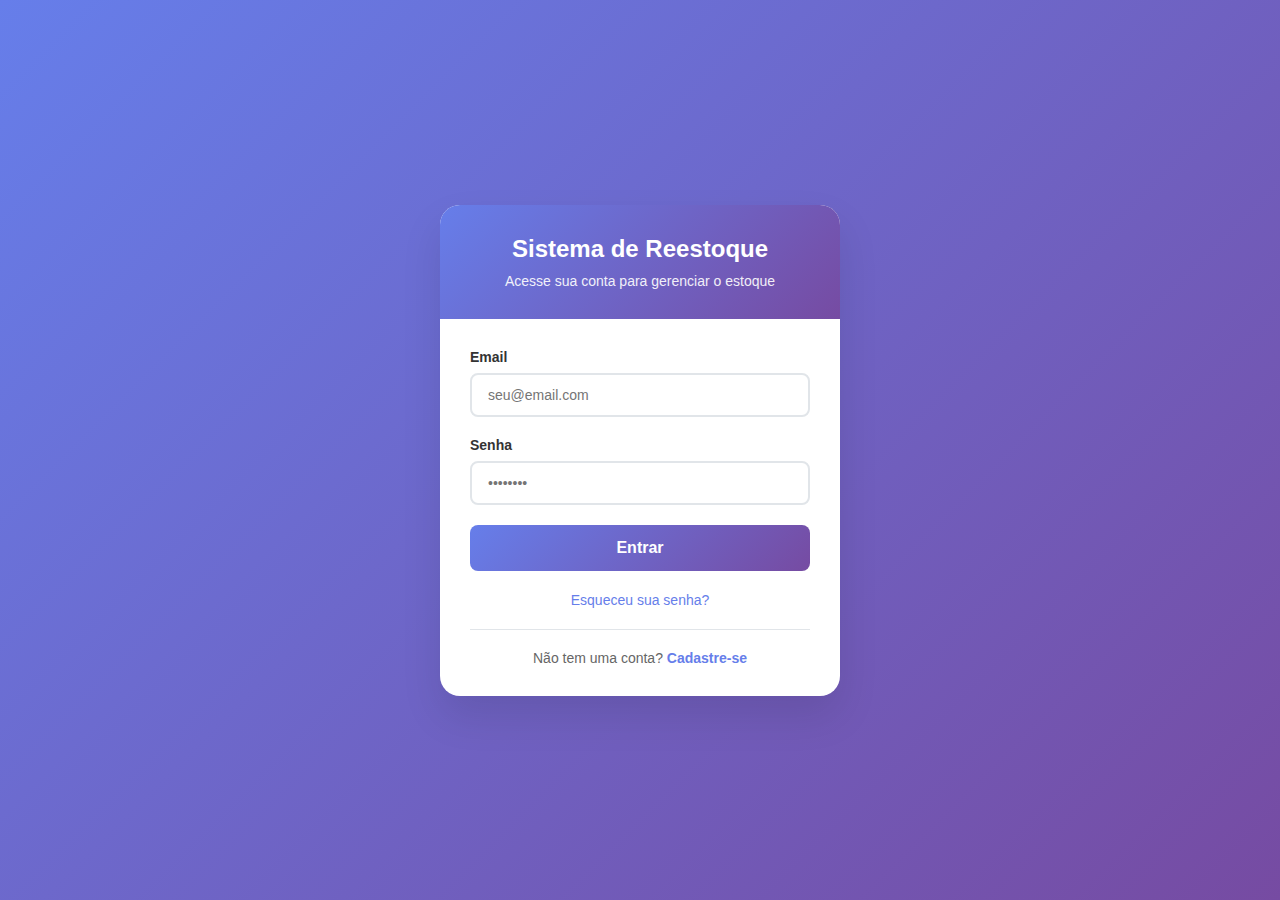
<file: login.html>
<!DOCTYPE html>
<html lang="pt-BR">
<head>
    <meta charset="UTF-8">
    <meta name="viewport" content="width=device-width, initial-scale=1.0">
    <title>Login - Sistema de Reestoque</title>
    <style>
        * {
            margin: 0;
            padding: 0;
            box-sizing: border-box;
        }

        body {
            font-family: 'Segoe UI', Tahoma, Geneva, Verdana, sans-serif;
            background: linear-gradient(135deg, #667eea 0%, #764ba2 100%);
            min-height: 100vh;
            display: flex;
            align-items: center;
            justify-content: center;
            padding: 20px;
        }

        .login-container {
            background: white;
            border-radius: 20px;
            box-shadow: 0 20px 40px rgba(0, 0, 0, 0.1);
            overflow: hidden;
            max-width: 400px;
            width: 100%;
        }

        .login-header {
            background: linear-gradient(135deg, #667eea 0%, #764ba2 100%);
            color: white;
            padding: 30px;
            text-align: center;
        }

        .login-header h1 {
            font-size: 24px;
            margin-bottom: 10px;
        }

        .login-header p {
            font-size: 14px;
            opacity: 0.9;
        }

        .login-form {
            padding: 30px;
        }

        .form-group {
            margin-bottom: 20px;
        }

        .form-group label {
            display: block;
            margin-bottom: 8px;
            font-weight: 600;
            color: #333;
            font-size: 14px;
        }

        .form-group input {
            width: 100%;
            padding: 12px 16px;
            border: 2px solid #e1e5e9;
            border-radius: 8px;
            font-size: 14px;
            transition: all 0.3s ease;
        }

        .form-group input:focus {
            outline: none;
            border-color: #667eea;
            box-shadow: 0 0 0 3px rgba(102, 126, 234, 0.1);
        }

        .login-button {
            width: 100%;
            background: linear-gradient(135deg, #667eea 0%, #764ba2 100%);
            color: white;
            border: none;
            padding: 14px;
            border-radius: 8px;
            font-size: 16px;
            font-weight: 600;
            cursor: pointer;
            transition: transform 0.2s ease;
        }

        .login-button:hover {
            transform: translateY(-2px);
        }

        .forgot-password {
            text-align: center;
            margin-top: 20px;
        }

        .forgot-password a {
            color: #667eea;
            text-decoration: none;
            font-size: 14px;
        }

        .forgot-password a:hover {
            text-decoration: underline;
        }

        .register-link {
            text-align: center;
            margin-top: 20px;
            padding-top: 20px;
            border-top: 1px solid #e1e5e9;
        }

        .register-link p {
            color: #666;
            font-size: 14px;
        }

        .register-link a {
            color: #667eea;
            text-decoration: none;
            font-weight: 600;
        }

        .register-link a:hover {
            text-decoration: underline;
        }

        @media (max-width: 480px) {
            .login-container {
                margin: 10px;
            }
            
            .login-header {
                padding: 20px;
            }
            
            .login-form {
                padding: 20px;
            }
        }
    </style>
</head>
<body>
    <div class="login-container">
        <div class="login-header">
            <h1>Sistema de Reestoque</h1>
            <p>Acesse sua conta para gerenciar o estoque</p>
        </div>
        
        <form class="login-form" onsubmit="handleLogin(event)">
            <div class="form-group">
                <label for="email">Email</label>
                <input type="email" id="email" name="email" required placeholder="seu@email.com">
            </div>
            
            <div class="form-group">
                <label for="password">Senha</label>
                <input type="password" id="password" name="password" required placeholder="••••••••">
            </div>
            
            <button type="submit" class="login-button">Entrar</button>
            
            <div class="forgot-password">
                <a href="#">Esqueceu sua senha?</a>
            </div>
            
            <div class="register-link">
                <p>Não tem uma conta? <a href="#" onclick="showRegister()">Cadastre-se</a></p>
            </div>
        </form>
    </div>

    <script>
        function handleLogin(event) {
            event.preventDefault();
            
            const email = document.getElementById('email').value;
            const password = document.getElementById('password').value;
            
            // Validação simples
            if (email === 'admin@mercado.com' && password === '123456') {
                alert('Login realizado com sucesso!');
                window.location.href = 'prototype.html';
            } else {
                alert('Email ou senha incorretos!');
            }
        }
        
        function showRegister() {
            alert('Funcionalidade de cadastro será implementada em breve!');
        }
    </script>
</body>
</html>
</file>
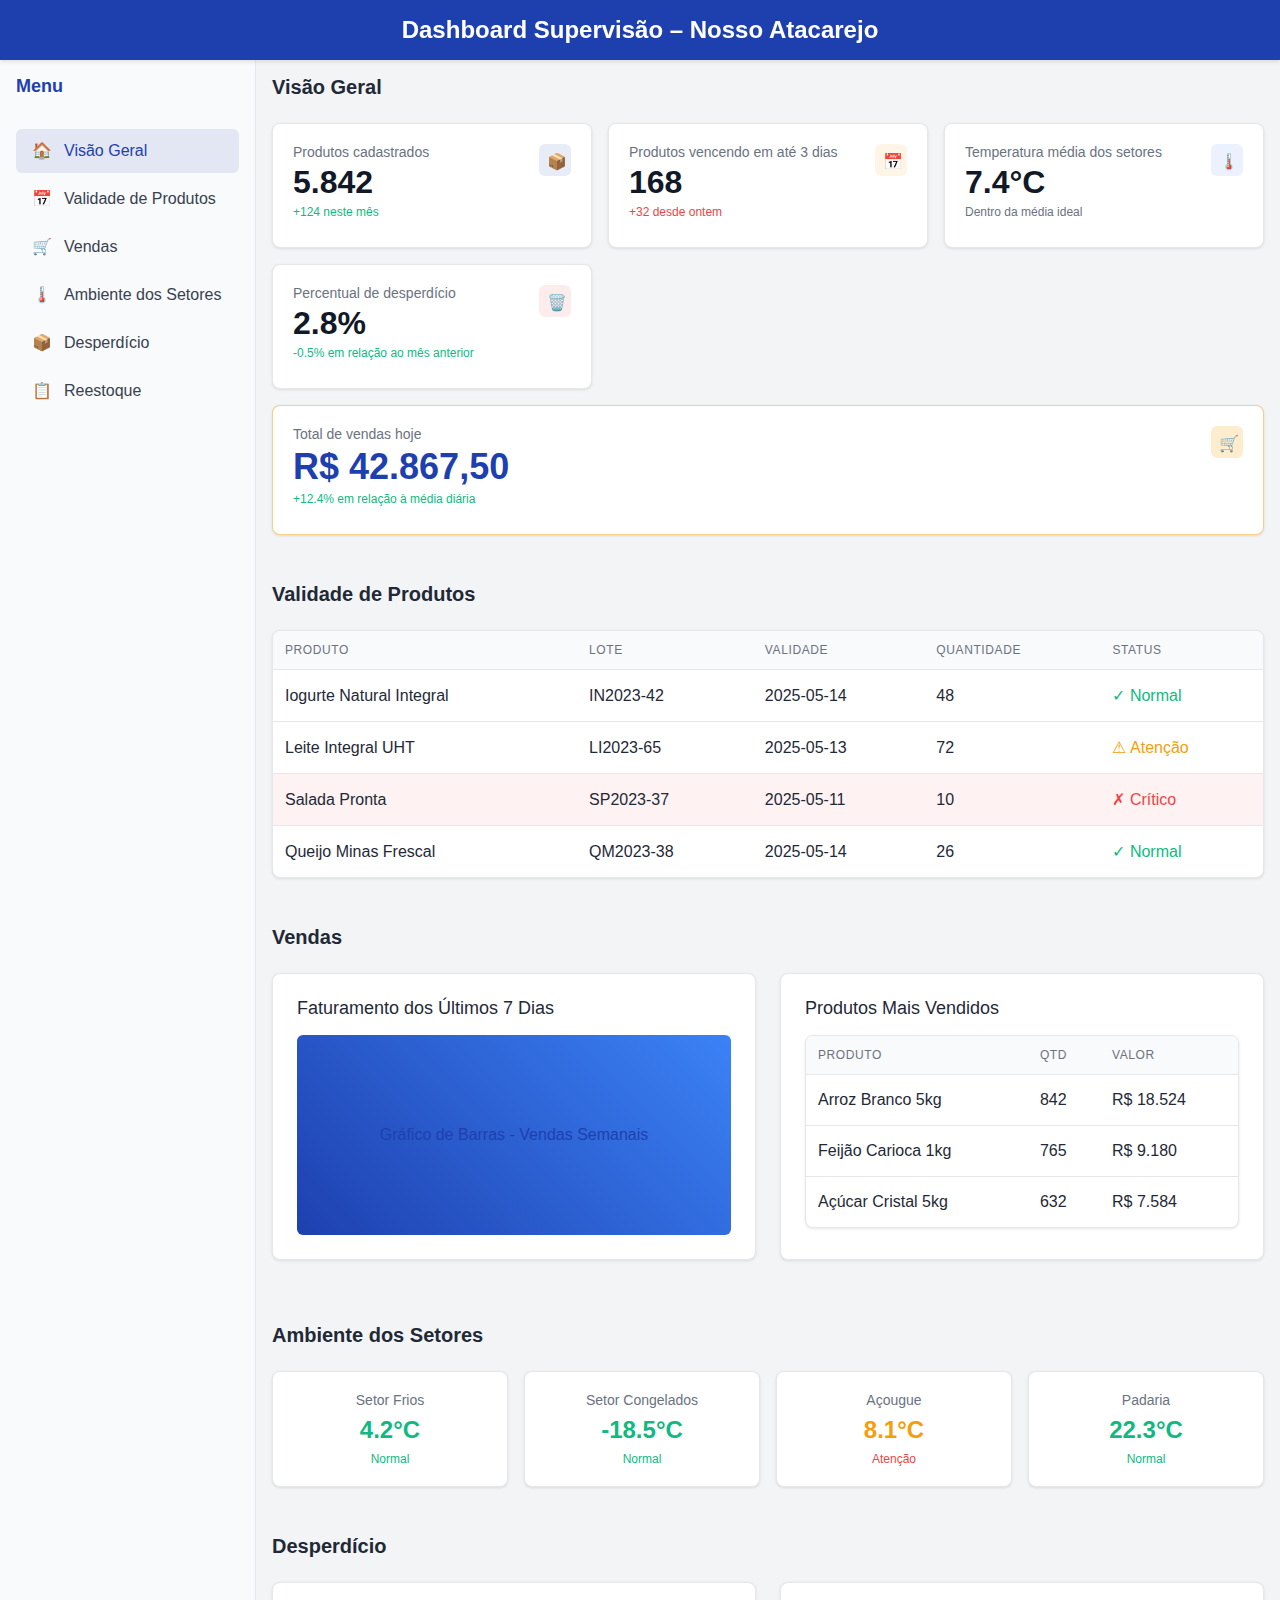
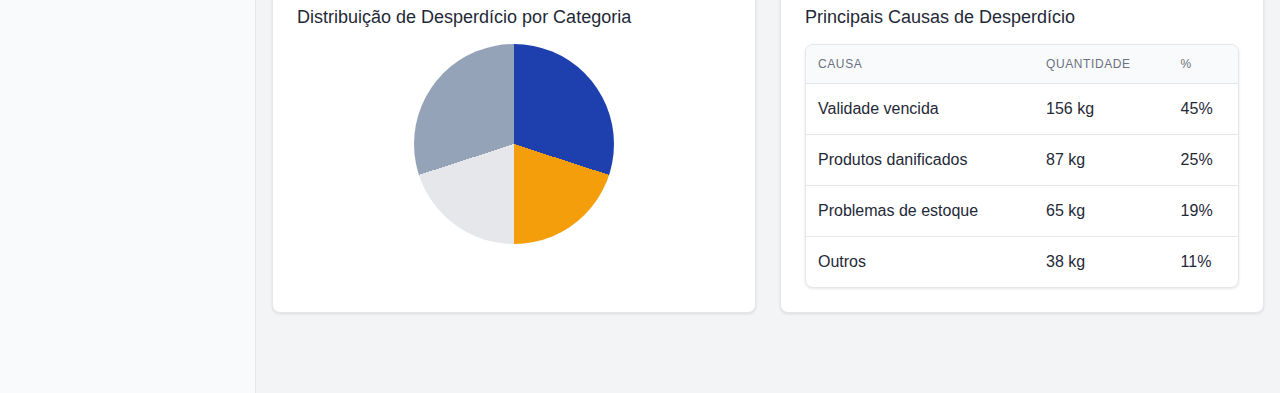
<file: prototype.html>
<!DOCTYPE html>
<html lang="pt-BR">
<head>
    <meta charset="UTF-8">
    <meta name="viewport" content="width=device-width, initial-scale=1.0">
    <title>Dashboard Supervisão - Nosso Atacarejo</title>
    <style>
        * {
            margin: 0;
            padding: 0;
            box-sizing: border-box;
        }

        body {
            font-family: 'Inter', -apple-system, BlinkMacSystemFont, sans-serif;
            background-color: #f3f4f6;
            color: #1f2937;
        }

        /* Header */
        .header {
            background-color: #1e40af;
            color: white;
            padding: 1rem;
            position: sticky;
            top: 0;
            z-index: 100;
            box-shadow: 0 2px 4px rgba(0, 0, 0, 0.1);
        }

        .header h1 {
            font-size: 1.5rem;
            font-weight: 600;
            text-align: center;
        }

        /* Layout */
        .main-layout {
            display: flex;
            min-height: calc(100vh - 80px);
        }

        /* Sidebar */
        .sidebar {
            width: 256px;
            background-color: #f9fafb;
            border-right: 1px solid #e5e7eb;
            padding: 1rem;
            overflow-y: auto;
        }

        .sidebar h2 {
            font-size: 1.125rem;
            font-weight: 600;
            color: #1e40af;
            margin-bottom: 2rem;
        }

        .nav-menu {
            list-style: none;
        }

        .nav-item {
            margin-bottom: 0.25rem;
        }

        .nav-link {
            display: flex;
            align-items: center;
            padding: 0.75rem 1rem;
            color: #374151;
            text-decoration: none;
            border-radius: 0.375rem;
            transition: all 0.2s;
        }

        .nav-link:hover {
            background-color: rgba(30, 64, 175, 0.1);
            color: #1e40af;
        }

        .nav-link.active {
            background-color: rgba(30, 64, 175, 0.1);
            color: #1e40af;
        }

        .nav-icon {
            width: 1.25rem;
            height: 1.25rem;
            margin-right: 0.75rem;
        }

        /* Content */
        .content {
            flex: 1;
            padding: 1rem;
            overflow-x: auto;
        }

        .container {
            max-width: 80rem;
            margin: 0 auto;
        }

        /* Section */
        .section {
            margin-bottom: 3rem;
        }

        .section-title {
            font-size: 1.25rem;
            font-weight: 600;
            margin-bottom: 1.5rem;
        }

        /* Cards Grid */
        .cards-grid {
            display: grid;
            grid-template-columns: repeat(auto-fit, minmax(280px, 1fr));
            gap: 1rem;
            margin-bottom: 2rem;
        }

        .card {
            background: white;
            border-radius: 0.5rem;
            padding: 1.25rem;
            box-shadow: 0 1px 3px rgba(0, 0, 0, 0.1);
            border: 1px solid #e5e7eb;
            transition: box-shadow 0.2s;
        }

        .card:hover {
            box-shadow: 0 4px 6px rgba(0, 0, 0, 0.1);
        }

        .card-header {
            display: flex;
            justify-content: space-between;
            align-items: flex-start;
            margin-bottom: 0.5rem;
        }

        .card-icon {
            width: 2rem;
            height: 2rem;
            padding: 0.5rem;
            border-radius: 0.375rem;
        }

        .card-icon.primary { background-color: rgba(30, 64, 175, 0.1); color: #1e40af; }
        .card-icon.yellow { background-color: rgba(245, 158, 11, 0.1); color: #f59e0b; }
        .card-icon.blue { background-color: rgba(59, 130, 246, 0.1); color: #3b82f6; }
        .card-icon.red { background-color: rgba(239, 68, 68, 0.1); color: #ef4444; }
        .card-icon.secondary { background-color: rgba(245, 158, 11, 0.2); color: #d97706; }

        .card-label {
            font-size: 0.875rem;
            color: #6b7280;
            margin-bottom: 0.25rem;
        }

        .card-value {
            font-size: 2rem;
            font-weight: 700;
            color: #111827;
        }

        .card-value.large {
            font-size: 2.25rem;
            color: #1e40af;
        }

        .card-change {
            font-size: 0.75rem;
            margin-top: 0.25rem;
        }

        .card-change.positive { color: #10b981; }
        .card-change.negative { color: #ef4444; }
        .card-change.neutral { color: #6b7280; }

        /* Special Cards */
        .sales-card {
            grid-column: 1 / -1;
            border: 1px solid rgba(245, 158, 11, 0.5);
        }

        /* Chart Areas */
        .chart-container {
            background: white;
            border-radius: 0.5rem;
            padding: 1.5rem;
            box-shadow: 0 1px 3px rgba(0, 0, 0, 0.1);
            border: 1px solid #e5e7eb;
            margin-bottom: 1rem;
        }

        .chart-title {
            font-size: 1.125rem;
            font-weight: 500;
            margin-bottom: 1rem;
        }

        .mock-chart {
            height: 200px;
            background: linear-gradient(135deg, #e0e7ff 0%, #c7d2fe 100%);
            border-radius: 0.375rem;
            display: flex;
            align-items: center;
            justify-content: center;
            color: #1e40af;
            font-weight: 500;
        }

        .mock-bar-chart {
            background: linear-gradient(45deg, #1e40af 0%, #3b82f6 100%);
        }

        .mock-pie-chart {
            background: conic-gradient(#1e40af 0deg 108deg, #f59e0b 108deg 180deg, #e5e7eb 180deg 252deg, #94a3b8 252deg 360deg);
            border-radius: 50%;
            width: 200px;
            height: 200px;
            margin: 0 auto;
        }

        /* Table */
        .table-container {
            background: white;
            border-radius: 0.5rem;
            overflow: hidden;
            box-shadow: 0 1px 3px rgba(0, 0, 0, 0.1);
            border: 1px solid #e5e7eb;
        }

        .table {
            width: 100%;
            border-collapse: collapse;
        }

        .table th {
            background-color: #f9fafb;
            padding: 0.75rem;
            text-align: left;
            font-size: 0.75rem;
            font-weight: 500;
            color: #6b7280;
            text-transform: uppercase;
            letter-spacing: 0.05em;
        }

        .table td {
            padding: 1rem 0.75rem;
            border-top: 1px solid #e5e7eb;
        }

        .table tr:hover {
            background-color: #f9fafb;
        }

        .status-green { color: #10b981; }
        .status-yellow { color: #f59e0b; }
        .status-red { color: #ef4444; }

        /* Responsive */
        @media (max-width: 768px) {
            .main-layout {
                flex-direction: column;
            }

            .sidebar {
                width: 100%;
                order: 2;
            }

            .content {
                order: 1;
            }

            .header h1 {
                font-size: 1.25rem;
            }

            .cards-grid {
                grid-template-columns: 1fr;
            }
        }

        /* Environment Status */
        .environment-grid {
            display: grid;
            grid-template-columns: repeat(auto-fit, minmax(200px, 1fr));
            gap: 1rem;
        }

        .temp-card {
            text-align: center;
        }

        .temp-value {
            font-size: 1.5rem;
            font-weight: 600;
            margin: 0.5rem 0;
        }

        .temp-normal { color: #10b981; }
        .temp-warning { color: #f59e0b; }
        .temp-critical { color: #ef4444; }
    </style>
</head>
<body>
    <!-- Header -->
    <header class="header">
        <h1>Dashboard Supervisão – Nosso Atacarejo</h1>
    </header>

    <!-- Main Layout -->
    <div class="main-layout">
        <!-- Sidebar -->
        <aside class="sidebar">
            <h2>Menu</h2>
            <nav>
                <ul class="nav-menu">
                    <li class="nav-item">
                        <a href="#visao-geral" class="nav-link active">
                            <span class="nav-icon">🏠</span>
                            <span>Visão Geral</span>
                        </a>
                    </li>
                    <li class="nav-item">
                        <a href="#validade" class="nav-link">
                            <span class="nav-icon">📅</span>
                            <span>Validade de Produtos</span>
                        </a>
                    </li>
                    <li class="nav-item">
                        <a href="#vendas" class="nav-link">
                            <span class="nav-icon">🛒</span>
                            <span>Vendas</span>
                        </a>
                    </li>
                    <li class="nav-item">
                        <a href="#ambiente" class="nav-link">
                            <span class="nav-icon">🌡️</span>
                            <span>Ambiente dos Setores</span>
                        </a>
                    </li>
                    <li class="nav-item">
                        <a href="#desperdicio" class="nav-link">
                            <span class="nav-icon">📦</span>
                            <span>Desperdício</span>
                        </a>
                    </li>
                    <li class="nav-item">
                        <a href="#reestoque" class="nav-link">
                            <span class="nav-icon">📋</span>
                            <span>Reestoque</span>
                        </a>
                    </li>
                </ul>
            </nav>
        </aside>

        <!-- Content -->
        <main class="content">
            <div class="container">
                <!-- Visão Geral -->
                <section id="visao-geral" class="section">
                    <h2 class="section-title">Visão Geral</h2>
                    
                    <div class="cards-grid">
                        <div class="card">
                            <div class="card-header">
                                <div>
                                    <div class="card-label">Produtos cadastrados</div>
                                    <div class="card-value">5.842</div>
                                    <div class="card-change positive">+124 neste mês</div>
                                </div>
                                <div class="card-icon primary">📦</div>
                            </div>
                        </div>

                        <div class="card">
                            <div class="card-header">
                                <div>
                                    <div class="card-label">Produtos vencendo em até 3 dias</div>
                                    <div class="card-value">168</div>
                                    <div class="card-change negative">+32 desde ontem</div>
                                </div>
                                <div class="card-icon yellow">📅</div>
                            </div>
                        </div>

                        <div class="card">
                            <div class="card-header">
                                <div>
                                    <div class="card-label">Temperatura média dos setores</div>
                                    <div class="card-value">7.4°C</div>
                                    <div class="card-change neutral">Dentro da média ideal</div>
                                </div>
                                <div class="card-icon blue">🌡️</div>
                            </div>
                        </div>

                        <div class="card">
                            <div class="card-header">
                                <div>
                                    <div class="card-label">Percentual de desperdício</div>
                                    <div class="card-value">2.8%</div>
                                    <div class="card-change positive">-0.5% em relação ao mês anterior</div>
                                </div>
                                <div class="card-icon red">🗑️</div>
                            </div>
                        </div>

                        <div class="card sales-card">
                            <div class="card-header">
                                <div>
                                    <div class="card-label">Total de vendas hoje</div>
                                    <div class="card-value large">R$ 42.867,50</div>
                                    <div class="card-change positive">+12.4% em relação à média diária</div>
                                </div>
                                <div class="card-icon secondary">🛒</div>
                            </div>
                        </div>
                    </div>
                </section>

                <!-- Validade de Produtos -->
                <section id="validade" class="section">
                    <h2 class="section-title">Validade de Produtos</h2>
                    
                    <div class="table-container">
                        <table class="table">
                            <thead>
                                <tr>
                                    <th>Produto</th>
                                    <th>Lote</th>
                                    <th>Validade</th>
                                    <th>Quantidade</th>
                                    <th>Status</th>
                                </tr>
                            </thead>
                            <tbody>
                                <tr>
                                    <td>Iogurte Natural Integral</td>
                                    <td>IN2023-42</td>
                                    <td>2025-05-14</td>
                                    <td>48</td>
                                    <td><span class="status-green">✓ Normal</span></td>
                                </tr>
                                <tr>
                                    <td>Leite Integral UHT</td>
                                    <td>LI2023-65</td>
                                    <td>2025-05-13</td>
                                    <td>72</td>
                                    <td><span class="status-yellow">⚠ Atenção</span></td>
                                </tr>
                                <tr style="background-color: #fef2f2;">
                                    <td>Salada Pronta</td>
                                    <td>SP2023-37</td>
                                    <td>2025-05-11</td>
                                    <td>10</td>
                                    <td><span class="status-red">✗ Crítico</span></td>
                                </tr>
                                <tr>
                                    <td>Queijo Minas Frescal</td>
                                    <td>QM2023-38</td>
                                    <td>2025-05-14</td>
                                    <td>26</td>
                                    <td><span class="status-green">✓ Normal</span></td>
                                </tr>
                            </tbody>
                        </table>
                    </div>
                </section>

                <!-- Vendas -->
                <section id="vendas" class="section">
                    <h2 class="section-title">Vendas</h2>
                    
                    <div style="display: grid; grid-template-columns: 1fr 1fr; gap: 1.5rem;">
                        <div class="chart-container">
                            <h3 class="chart-title">Faturamento dos Últimos 7 Dias</h3>
                            <div class="mock-chart mock-bar-chart">
                                Gráfico de Barras - Vendas Semanais
                            </div>
                        </div>

                        <div class="chart-container">
                            <h3 class="chart-title">Produtos Mais Vendidos</h3>
                            <div class="table-container">
                                <table class="table">
                                    <thead>
                                        <tr>
                                            <th>Produto</th>
                                            <th>Qtd</th>
                                            <th>Valor</th>
                                        </tr>
                                    </thead>
                                    <tbody>
                                        <tr>
                                            <td>Arroz Branco 5kg</td>
                                            <td>842</td>
                                            <td>R$ 18.524</td>
                                        </tr>
                                        <tr>
                                            <td>Feijão Carioca 1kg</td>
                                            <td>765</td>
                                            <td>R$ 9.180</td>
                                        </tr>
                                        <tr>
                                            <td>Açúcar Cristal 5kg</td>
                                            <td>632</td>
                                            <td>R$ 7.584</td>
                                        </tr>
                                    </tbody>
                                </table>
                            </div>
                        </div>
                    </div>
                </section>

                <!-- Ambiente dos Setores -->
                <section id="ambiente" class="section">
                    <h2 class="section-title">Ambiente dos Setores</h2>
                    
                    <div class="environment-grid">
                        <div class="card temp-card">
                            <div class="card-label">Setor Frios</div>
                            <div class="temp-value temp-normal">4.2°C</div>
                            <div class="card-change positive">Normal</div>
                        </div>
                        <div class="card temp-card">
                            <div class="card-label">Setor Congelados</div>
                            <div class="temp-value temp-normal">-18.5°C</div>
                            <div class="card-change positive">Normal</div>
                        </div>
                        <div class="card temp-card">
                            <div class="card-label">Açougue</div>
                            <div class="temp-value temp-warning">8.1°C</div>
                            <div class="card-change negative">Atenção</div>
                        </div>
                        <div class="card temp-card">
                            <div class="card-label">Padaria</div>
                            <div class="temp-value temp-normal">22.3°C</div>
                            <div class="card-change positive">Normal</div>
                        </div>
                    </div>
                </section>

                <!-- Desperdício -->
                <section id="desperdicio" class="section">
                    <h2 class="section-title">Desperdício</h2>
                    
                    <div style="display: grid; grid-template-columns: 1fr 1fr; gap: 1.5rem;">
                        <div class="chart-container">
                            <h3 class="chart-title">Distribuição de Desperdício por Categoria</h3>
                            <div class="mock-pie-chart"></div>
                        </div>
                        
                        <div class="chart-container">
                            <h3 class="chart-title">Principais Causas de Desperdício</h3>
                            <div class="table-container">
                                <table class="table">
                                    <thead>
                                        <tr>
                                            <th>Causa</th>
                                            <th>Quantidade</th>
                                            <th>%</th>
                                        </tr>
                                    </thead>
                                    <tbody>
                                        <tr>
                                            <td>Validade vencida</td>
                                            <td>156 kg</td>
                                            <td>45%</td>
                                        </tr>
                                        <tr>
                                            <td>Produtos danificados</td>
                                            <td>87 kg</td>
                                            <td>25%</td>
                                        </tr>
                                        <tr>
                                            <td>Problemas de estoque</td>
                                            <td>65 kg</td>
                                            <td>19%</td>
                                        </tr>
                                        <tr>
                                            <td>Outros</td>
                                            <td>38 kg</td>
                                            <td>11%</td>
                                        </tr>
                                    </tbody>
                                </table>
                            </div>
                        </div>
                    </div>
                </section>
            </div>
        </main>
    </div>
</body>
</html>
</file>
